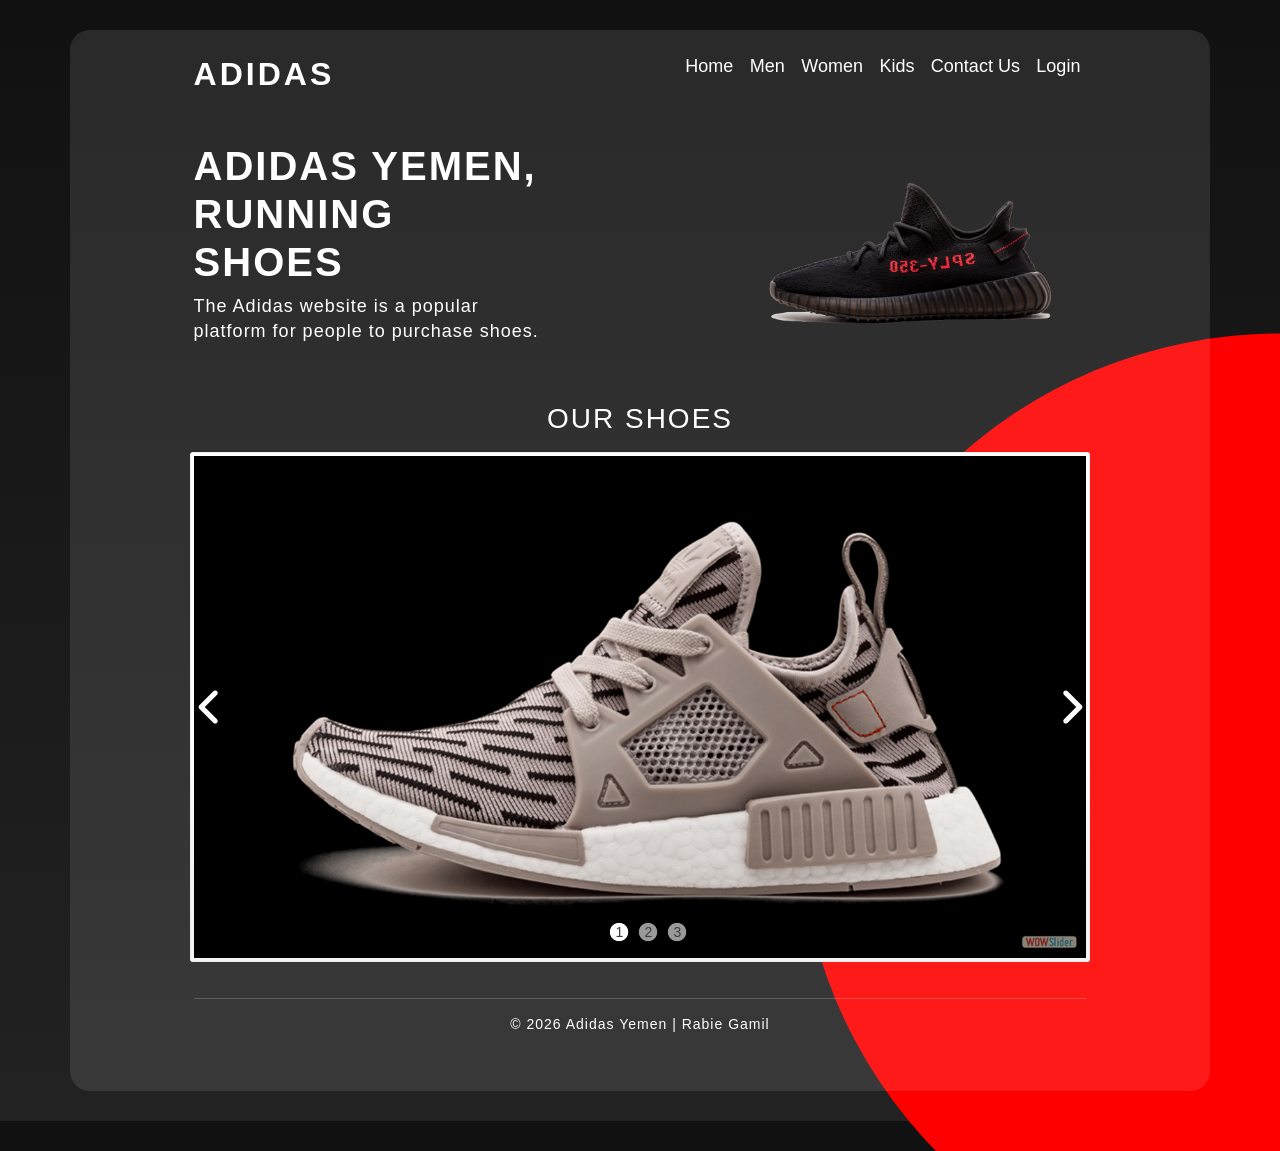
<file: index.html>
<!DOCTYPE html>
<html lang="en">

<head>
    <meta charset="UTF-8">
    <meta name="viewport" content="width=device-width, initial-scale=1.0">

    <!-- Bootstrap CSS -->
    <link rel="stylesheet" href="https://cdn.jsdelivr.net/npm/bootstrap@5.3.0/dist/css/bootstrap.min.css">

    <!-- Font Awesome Icons -->
    <link rel="stylesheet" href="https://cdnjs.cloudflare.com/ajax/libs/font-awesome/6.4.0/css/all.min.css">

    <link rel="stylesheet" href="css/index1.css">
    <link rel="stylesheet" href="css/bootstrap.min.css">

    <script src="js/jquerr.min.js"></script>

    <!-- WOWSlider -->
    <link rel="stylesheet" href="engine1/style.css">
    <script src="engine1/jquery.js"></script>

    <title>Adidas | Rabie Gamil</title>
</head>

<body>

    <div class="container">

        <!-- Navigation -->
        <header>
            <nav>
                <a class="logo" href="#">Adidas</a>

                <ul>
                    <li><a href="index.html">Home</a></li>
                    <li><a href="html/men.html">Men</a></li>
                    <li><a href="html/women.html">Women</a></li>
                    <li><a href="html/kides.html">Kids</a></li>
                    <li><a href="html/contact.html">Contact Us</a></li>
                    <li><a href="html/login.html">Login</a></li>
                </ul>
            </nav>
        </header>

        <!-- Home Content -->
        <main class="content">

            <div class="text">
                <h2>
                    Adidas Yemen, <br>
                    Running Shoes
                </h2>

                <p>
                    The Adidas website is a popular platform for
                    people to purchase shoes.
                </p>
            </div>

            <div class="image">
                <img src="photo/pngwing.com.png" alt="Adidas Running Shoes">
            </div>

        </main>

        <!-- WOWSlider -->
        <section class="slider-section">

            <h2>Our Shoes</h2>

            <div id="wowslider-container1">

                <div class="ws_images">
                    <ul>
                        <li>
                            <img src="data1/images/pngwing.com_2.png"
                                 alt="Adidas Shoe 1"
                                 id="wows1_0">
                        </li>

                        <li>
                            <img src="data1/images/pngwing.com_3.png"
                                 alt="Adidas Shoe 2"
                                 id="wows1_1">
                        </li>

                        <li>
                            <img src="data1/images/pngwing.com.png"
                                 alt="Adidas Men's Shoe"
                                 id="wows1_2">
                        </li>
                    </ul>
                </div>

                <div class="ws_bullets">
                    <div>
                        <a href="#"><span>1</span></a>
                        <a href="#"><span>2</span></a>
                        <a href="#"><span>3</span></a>
                    </div>
                </div>

                <div class="ws_shadow"></div>

            </div>

        </section>

        <!-- Footer -->
        <footer>
            <p>©️ 2026 Adidas Yemen | Rabie Gamil</p>
        </footer>

    </div>

    <!-- WOWSlider JavaScript & Bootstrap JS -->
    <script src="https://cdn.jsdelivr.net/npm/bootstrap@5.3.0/dist/js/bootstrap.bundle.min.js"></script>

    <script src="engine1/wowslider.js"></script>
    <script src="engine1/script.js"></script>

</body>
</html>
</file>
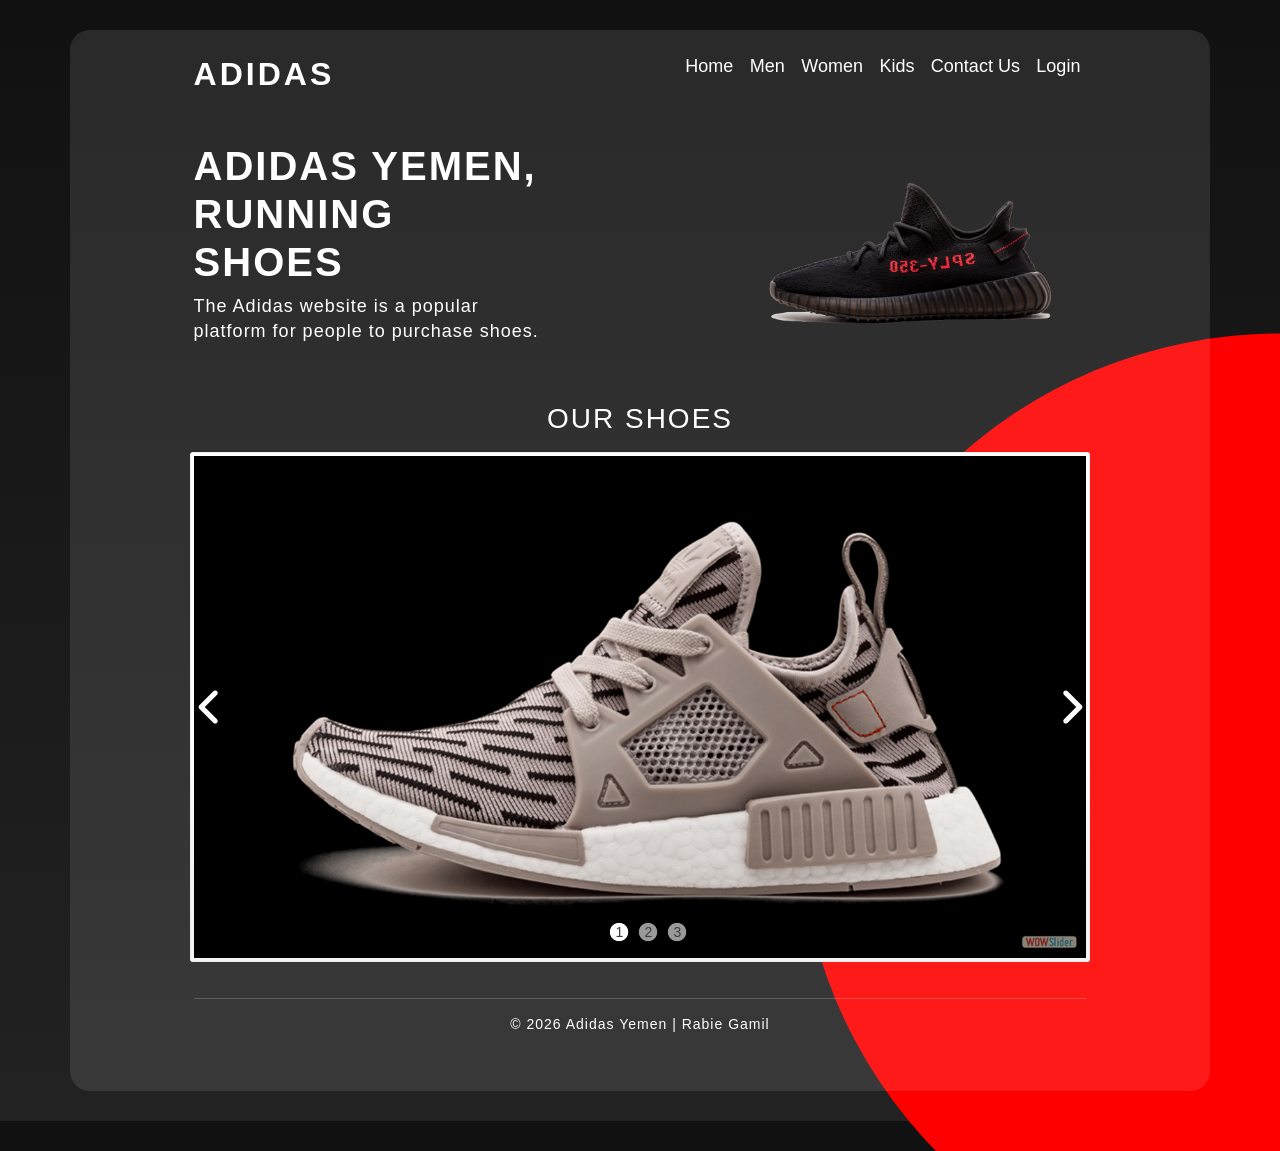
<file: html/index.html>
<!DOCTYPE html>
<html lang="en">

<head>
    <meta charset="UTF-8">
    <meta name="viewport" content="width=device-width, initial-scale=1.0">

    <!-- Bootstrap CSS -->
    <link rel="stylesheet" href="https://cdn.jsdelivr.net/npm/bootstrap@5.3.0/dist/css/bootstrap.min.css">
    <!-- Font Awesome Icons -->
    <link rel="stylesheet" href="https://cdnjs.cloudflare.com/ajax/libs/font-awesome/6.4.0/css/all.min.css">

    <link rel="stylesheet" href="../css/index1.css">
    
     <link rel="stylesheet" href="../css/bootstrap.min.css">
    <script src="../js/jquerr.min.js"></script>

    <!-- WOWSlider -->
    <link rel="stylesheet" href="../engine1/style.css">
    <script src="../engine1/jquery.js"></script>

    <title>Adidas | Rabie Gamil</title>
</head>

<body>

    <div class="container">

        <!-- Navigation -->
        <header>
            <nav>
                <a class="logo" href="#">Adidas</a>

                <ul>
                    <li><a href="index1.html">Home</a></li>
                    <li><a href="men.html">Men</a></li>
                    <li><a href="women.html">Women</a></li>
                    <li><a href="kides.html">Kids</a></li>
                    <li><a href="contact.html">Contact Us</a></li>
                    <li><a href="login.html">Login</a></li>
                </ul>
            </nav>
        </header>

        <!-- Home Content -->
        <main class="content">

            <div class="text">
                <h2>
                    Adidas Yemen, <br>
                    Running Shoes
                </h2>

                <p>
                    The Adidas website is a popular platform for
                    people to purchase shoes.
                </p>
            </div>

            <div class="image">
                <img src="../photo/pngwing.com.png" alt="Adidas Running Shoes">
            </div>

        </main>

        <!-- WOWSlider -->
        <section class="slider-section">

            <h2>Our Shoes</h2>

            <div id="wowslider-container1">

                <div class="ws_images">
                    <ul>
                        <li>
                            <img src="../data1/images/pngwing.com_2.png" alt="Adidas Shoe 1" id="wows1_0">
                        </li>
                        <li>
                            <img src="../data1/images/pngwing.com_3.png" alt="Adidas Shoe 2" id="wows1_1">
                        </li>
                        <li>
                            <img src="../data1/images/pngwing.com.png" alt="Adidas Men's Shoe" id="wows1_2">
                        </li>
                    </ul>
                </div>

                <div class="ws_bullets">
                    <div>
                        <a href="#"><span>1</span></a>
                        <a href="#"><span>2</span></a>
                        <a href="#"><span>3</span></a>
                    </div>
                </div>

                <div class="ws_shadow"></div>

            </div>

        </section>

        <!-- Footer -->
        <footer>
            <p>© 2026 Adidas Yemen | Rabie Gamil</p>
        </footer>

    </div>

    <!-- WOWSlider JavaScript & Bootstrap JS -->
    <script src="https://cdn.jsdelivr.net/npm/bootstrap@5.3.0/dist/js/bootstrap.bundle.min.js"></script>
    <script src="../engine1/wowslider.js"></script>
    <script src="../engine1/script.js"></script>

</body>
</html>
</file>
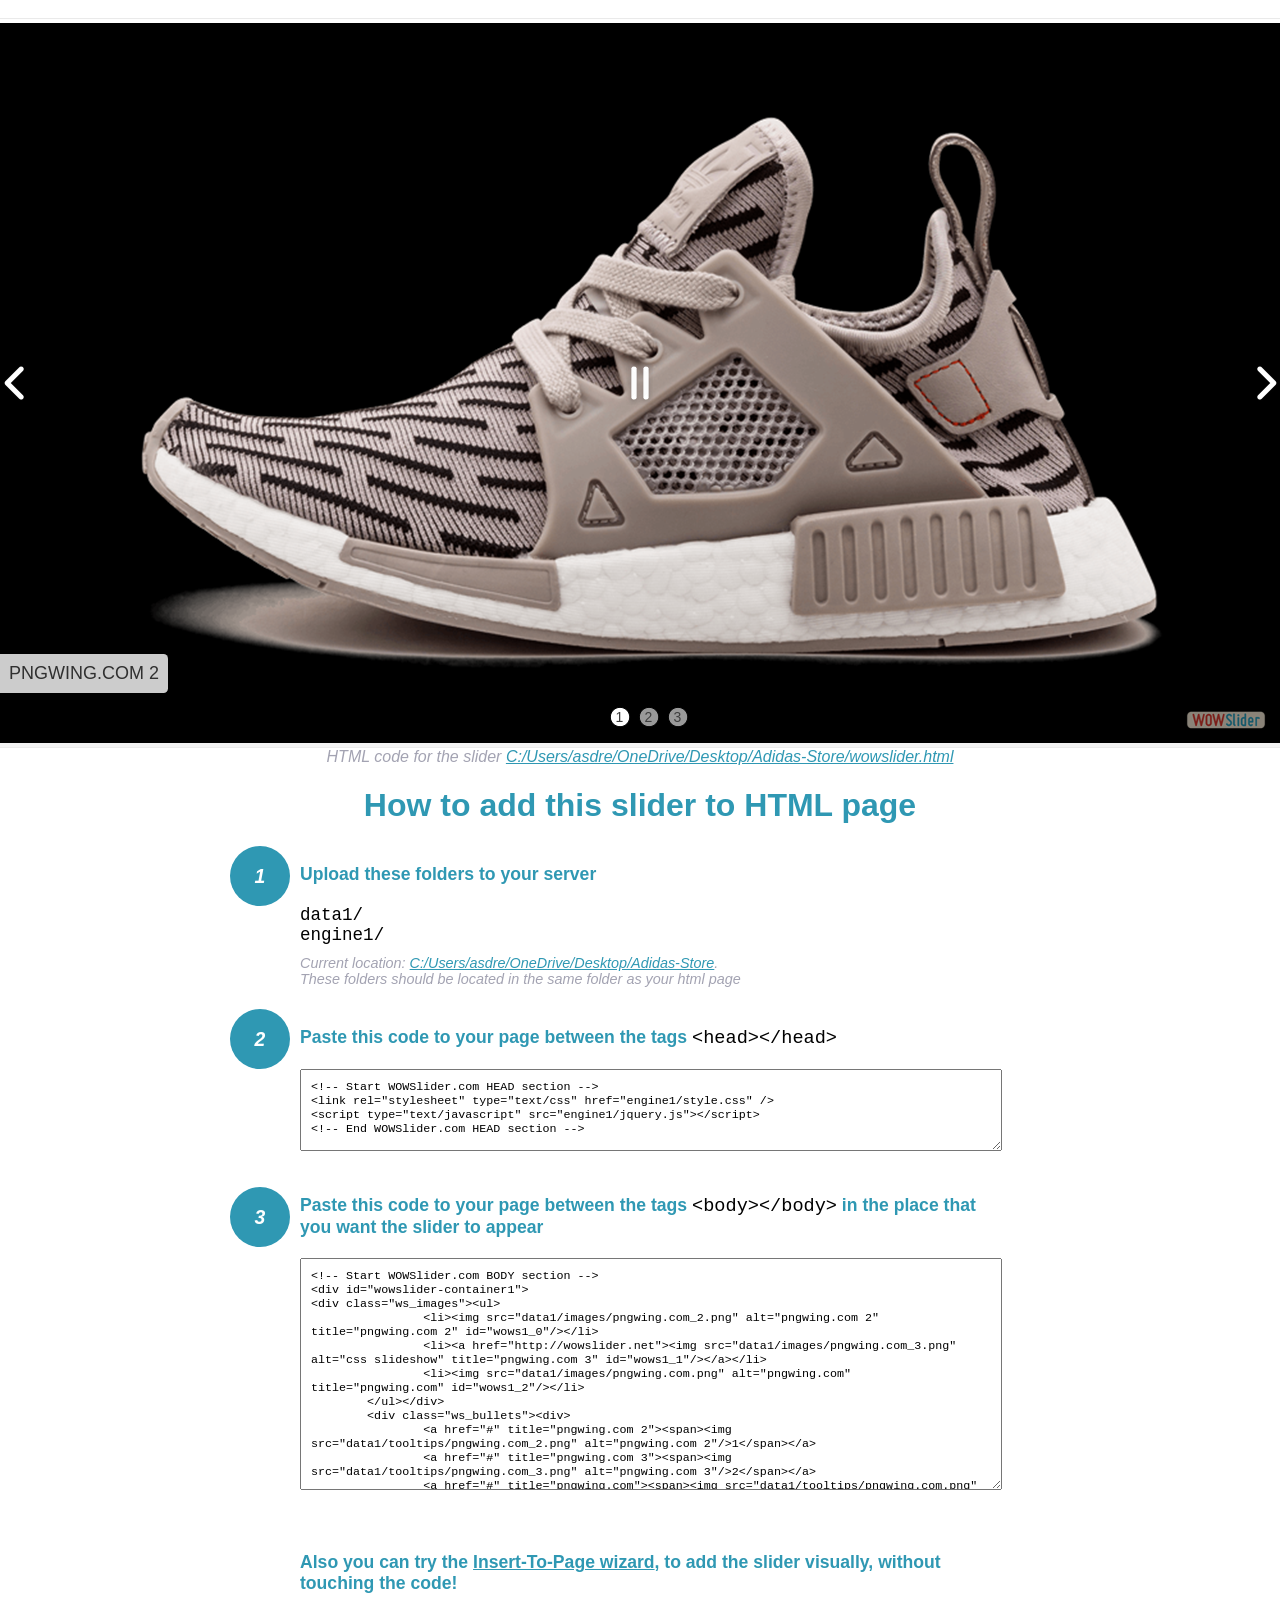
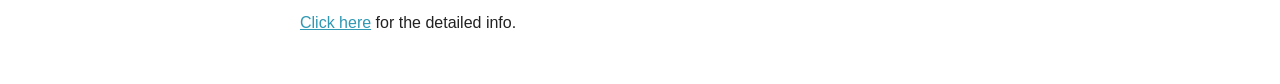
<file: wowslider-howto.html>
<!DOCTYPE html>
<html>
<head>
	<title>WOWSlider</title>
	<meta http-equiv="content-type" content="text/html; charset=utf-8" />
	<meta name="description" content="WOWSlider" />
	
	<!-- Start WOWSlider.com HEAD section --> <!-- add to the <head> of your page -->
	<link rel="stylesheet" type="text/css" href="engine1/style.css" />
	<script type="text/javascript" src="engine1/jquery.js"></script>
	<!-- End WOWSlider.com HEAD section -->


<style>
.instuction {
	font-family: sans-serif, Arial;
	display: block;
	margin: 0 auto;
	max-width: 820px;
	width: 100%;
	padding: 0 70px;
	color: #222;
	-webkit-box-sizing: border-box;
	-moz-box-sizing: border-box;
	box-sizing: border-box;
}
.instuction h1 img {
	max-width: 170px;
	vertical-align: middle;
	margin-bottom: 10px;
}
.instuction h1 {
	color: #2F98B3;
	text-align: center;
}
.instuction h2 {
	position: relative;
	font-size: 1.1em;
	color: #2F98B3;
	margin-bottom: 20px;
	margin-top: 40px;
}
.instuction h2 span.num {
	position: absolute;
	left: -70px;
	top: -18px;
	display: inline-block;
	vertical-align: middle;
	font-style: italic;
	font-size: 1.1em;
	width: 60px;
	height: 60px;
	line-height: 60px;
	text-align: center;
	background: #2F98B3;
	color: #fff;
	border-radius: 50%;
}
.instuction .mono {
	color: #000;
	font-family: monospace;
	font-size: 1.3em;
	font-weight: normal;
}
.instuction li.mono {
	font-size: 1.5em;
}

.instuction ul {
	font-size: 0.9em;
	margin-top: 0;
	padding-left: 0;
	list-style: none;
}
.instuction .note {
	color: #A3A3B2;
	font-style: italic;
	padding-top: 10px;
}
.instuction p.note {
	text-align: center;
	padding-top: 0;
	margin-top: 4px;
}
.instuction textarea {
	font-size: 0.9em;
	min-height: 60px;
	padding: 10px;
	margin: 0;
	overflow: auto;
	max-width: 100%;
	width: 100%;
}
.instuction a,
.instuction a:visited {
	color: #2F98B3;
}
</style>


</head>
<body style="margin:auto">

<br>

<!-- Start WOWSlider.com BODY section --> <!-- add to the <body> of your page -->
<div id="wowslider-container1">
<div class="ws_images"><ul>
		<li><img src="data1/images/pngwing.com_2.png" alt="pngwing.com 2" title="pngwing.com 2" id="wows1_0"/></li>
		<li><a href="http://wowslider.net"><img src="data1/images/pngwing.com_3.png" alt="css slideshow" title="pngwing.com 3" id="wows1_1"/></a></li>
		<li><img src="data1/images/pngwing.com.png" alt="pngwing.com" title="pngwing.com" id="wows1_2"/></li>
	</ul></div>
	<div class="ws_bullets"><div>
		<a href="#" title="pngwing.com 2"><span><img src="data1/tooltips/pngwing.com_2.png" alt="pngwing.com 2"/>1</span></a>
		<a href="#" title="pngwing.com 3"><span><img src="data1/tooltips/pngwing.com_3.png" alt="pngwing.com 3"/>2</span></a>
		<a href="#" title="pngwing.com"><span><img src="data1/tooltips/pngwing.com.png" alt="pngwing.com"/>3</span></a>
	</div></div><div class="ws_script" style="position:absolute;left:-99%"><a href="http://wowslider.net">bootstrap slider</a> by WOWSlider.com v9.0</div>
<div class="ws_shadow"></div>
</div>	
<script type="text/javascript" src="engine1/wowslider.js"></script>
<script type="text/javascript" src="engine1/script.js"></script>
<!-- End WOWSlider.com BODY section -->


<div class="instuction">
	<p class="note">HTML code for the slider <a href="file:///C:/Users/asdre/OneDrive/Desktop/Adidas-Store/wowslider.html">C:/Users/asdre/OneDrive/Desktop/Adidas-Store/wowslider.html</a></p>

	<h1>
		How to add this slider to HTML page
	</h1>

	<h2><span class="num">1</span> Upload these folders to your server</h2>
	<ul>
		<li class="mono">data1/</li>
		<li class="mono">engine1/</li>
		<li class="note">Current location: <a href="file:///C:/Users/asdre/OneDrive/Desktop/Adidas-Store">C:/Users/asdre/OneDrive/Desktop/Adidas-Store</a>. <br>These folders should be located in the same folder as your html page</li>
	</ul>

	<h2><span class="num">2</span> Paste this code to your page between the tags <span class="mono">&lt;head&gt;&lt;/head&gt;</span></h2>
	<textarea onclick="this.select()">&lt;!-- Start WOWSlider.com HEAD section --&gt;
&lt;link rel=&quot;stylesheet&quot; type=&quot;text/css&quot; href=&quot;engine1/style.css&quot; /&gt;
&lt;script type=&quot;text/javascript&quot; src=&quot;engine1/jquery.js&quot;&gt;&lt;/script&gt;
&lt;!-- End WOWSlider.com HEAD section --&gt;</textarea>


	<h2><span class="num" style="top: -8px;">3</span> Paste this code to your page between the tags <span class="mono">&lt;body&gt;&lt;/body&gt;</span> in the place that you want the slider to appear</h2>
	<textarea onclick="this.select()" rows="15">&lt;!-- Start WOWSlider.com BODY section --&gt;
&lt;div id=&quot;wowslider-container1&quot;&gt;
&lt;div class=&quot;ws_images&quot;&gt;&lt;ul&gt;
		&lt;li&gt;&lt;img src=&quot;data1/images/pngwing.com_2.png&quot; alt=&quot;pngwing.com 2&quot; title=&quot;pngwing.com 2&quot; id=&quot;wows1_0&quot;/&gt;&lt;/li&gt;
		&lt;li&gt;&lt;a href=&quot;http://wowslider.net&quot;&gt;&lt;img src=&quot;data1/images/pngwing.com_3.png&quot; alt=&quot;css slideshow&quot; title=&quot;pngwing.com 3&quot; id=&quot;wows1_1&quot;/&gt;&lt;/a&gt;&lt;/li&gt;
		&lt;li&gt;&lt;img src=&quot;data1/images/pngwing.com.png&quot; alt=&quot;pngwing.com&quot; title=&quot;pngwing.com&quot; id=&quot;wows1_2&quot;/&gt;&lt;/li&gt;
	&lt;/ul&gt;&lt;/div&gt;
	&lt;div class=&quot;ws_bullets&quot;&gt;&lt;div&gt;
		&lt;a href=&quot;#&quot; title=&quot;pngwing.com 2&quot;&gt;&lt;span&gt;&lt;img src=&quot;data1/tooltips/pngwing.com_2.png&quot; alt=&quot;pngwing.com 2&quot;/&gt;1&lt;/span&gt;&lt;/a&gt;
		&lt;a href=&quot;#&quot; title=&quot;pngwing.com 3&quot;&gt;&lt;span&gt;&lt;img src=&quot;data1/tooltips/pngwing.com_3.png&quot; alt=&quot;pngwing.com 3&quot;/&gt;2&lt;/span&gt;&lt;/a&gt;
		&lt;a href=&quot;#&quot; title=&quot;pngwing.com&quot;&gt;&lt;span&gt;&lt;img src=&quot;data1/tooltips/pngwing.com.png&quot; alt=&quot;pngwing.com&quot;/&gt;3&lt;/span&gt;&lt;/a&gt;
	&lt;/div&gt;&lt;/div&gt;&lt;div class=&quot;ws_script&quot; style=&quot;position:absolute;left:-99%&quot;&gt;&lt;a href=&quot;http://wowslider.net&quot;&gt;bootstrap slider&lt;/a&gt; by WOWSlider.com v9.0&lt;/div&gt;
&lt;div class=&quot;ws_shadow&quot;&gt;&lt;/div&gt;
&lt;/div&gt;	
&lt;script type=&quot;text/javascript&quot; src=&quot;engine1/wowslider.js&quot;&gt;&lt;/script&gt;
&lt;script type=&quot;text/javascript&quot; src=&quot;engine1/script.js&quot;&gt;&lt;/script&gt;
&lt;!-- End WOWSlider.com BODY section --&gt;</textarea>

<br><br>
<h2>Also you can try the <a href="http://wowslider.com/help/add-wowslider-to-page-2.html" target="_blank">Insert-To-Page wizard</a>, to add the slider visually, without touching the code!</h2>
<p>
	<a href="http://wowslider.com/help/add-wowslider-to-page-2.html" target="_blank">Click here</a> for the detailed info.
</p>
</div>

<br><br>
</body>
</html>
</file>
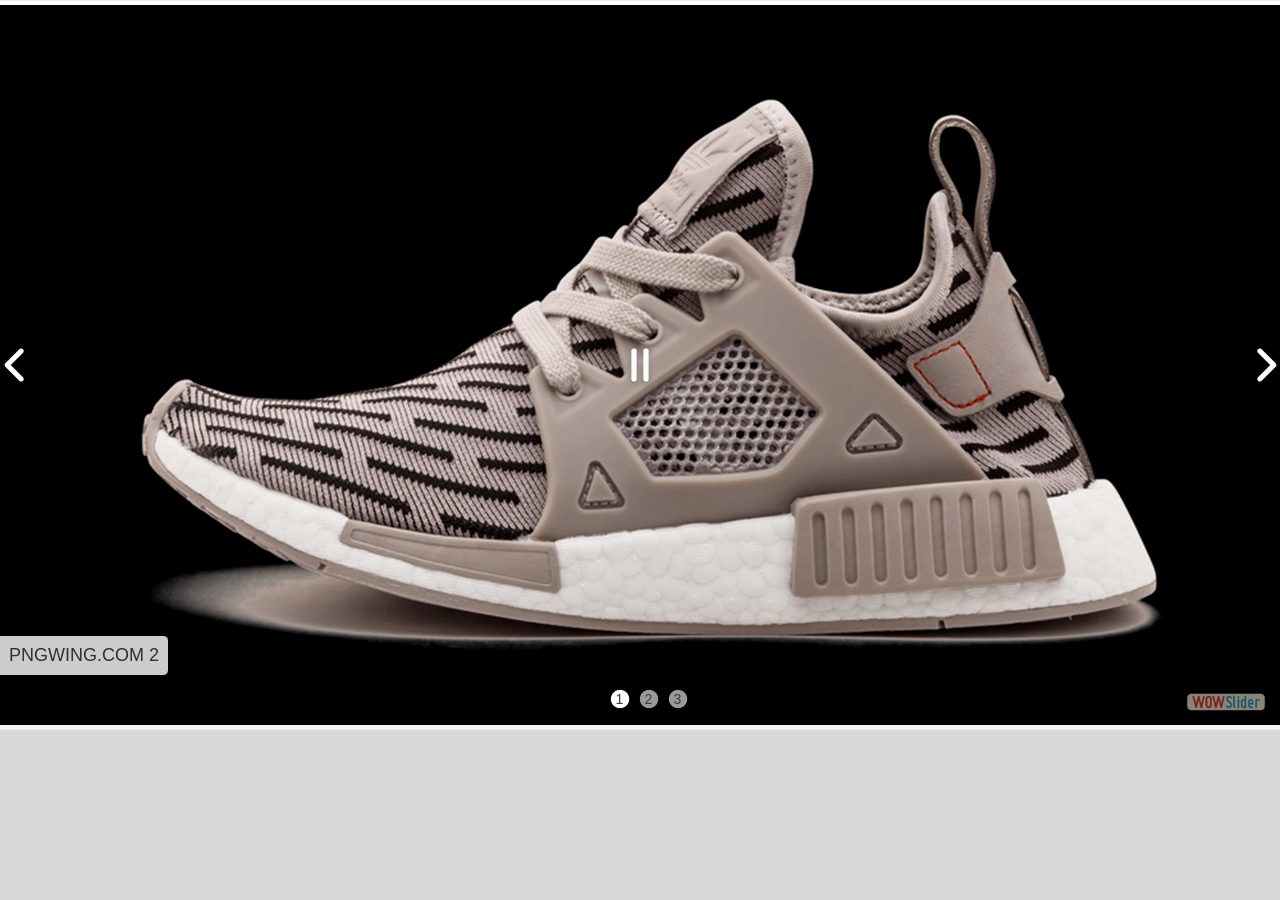
<file: wowslider.html>
<!DOCTYPE html>
<html>
<head>
	<title>Bootstrap slider</title>
	<meta http-equiv="content-type" content="text/html; charset=utf-8" />
	<meta name="description" content="Made with WOW Slider - Create beautiful, responsive image sliders in a few clicks. Awesome skins and animations. Bootstrap slider" />
	
	<!-- Start WOWSlider.com HEAD section --> <!-- add to the <head> of your page -->
	<link rel="stylesheet" type="text/css" href="engine1/style.css" />
	<script type="text/javascript" src="engine1/jquery.js"></script>
	<!-- End WOWSlider.com HEAD section -->

</head>
<body style="background-color:#d8d8d8;margin:auto">
	
	<!-- Start WOWSlider.com BODY section --> <!-- add to the <body> of your page -->
	<div id="wowslider-container1">
	<div class="ws_images"><ul>
		<li><img src="data1/images/pngwing.com_2.png" alt="pngwing.com 2" title="pngwing.com 2" id="wows1_0"/></li>
		<li><a href="http://wowslider.net"><img src="data1/images/pngwing.com_3.png" alt="css slideshow" title="pngwing.com 3" id="wows1_1"/></a></li>
		<li><img src="data1/images/pngwing.com.png" alt="pngwing.com" title="pngwing.com" id="wows1_2"/></li>
	</ul></div>
	<div class="ws_bullets"><div>
		<a href="#" title="pngwing.com 2"><span><img src="data1/tooltips/pngwing.com_2.png" alt="pngwing.com 2"/>1</span></a>
		<a href="#" title="pngwing.com 3"><span><img src="data1/tooltips/pngwing.com_3.png" alt="pngwing.com 3"/>2</span></a>
		<a href="#" title="pngwing.com"><span><img src="data1/tooltips/pngwing.com.png" alt="pngwing.com"/>3</span></a>
	</div></div><div class="ws_script" style="position:absolute;left:-99%"><a href="http://wowslider.net">bootstrap slider</a> by WOWSlider.com v9.0</div>
	<div class="ws_shadow"></div>
	</div>	
	<script type="text/javascript" src="engine1/wowslider.js"></script>
	<script type="text/javascript" src="engine1/script.js"></script>
	<!-- End WOWSlider.com BODY section -->

</body>
</html>
</file>
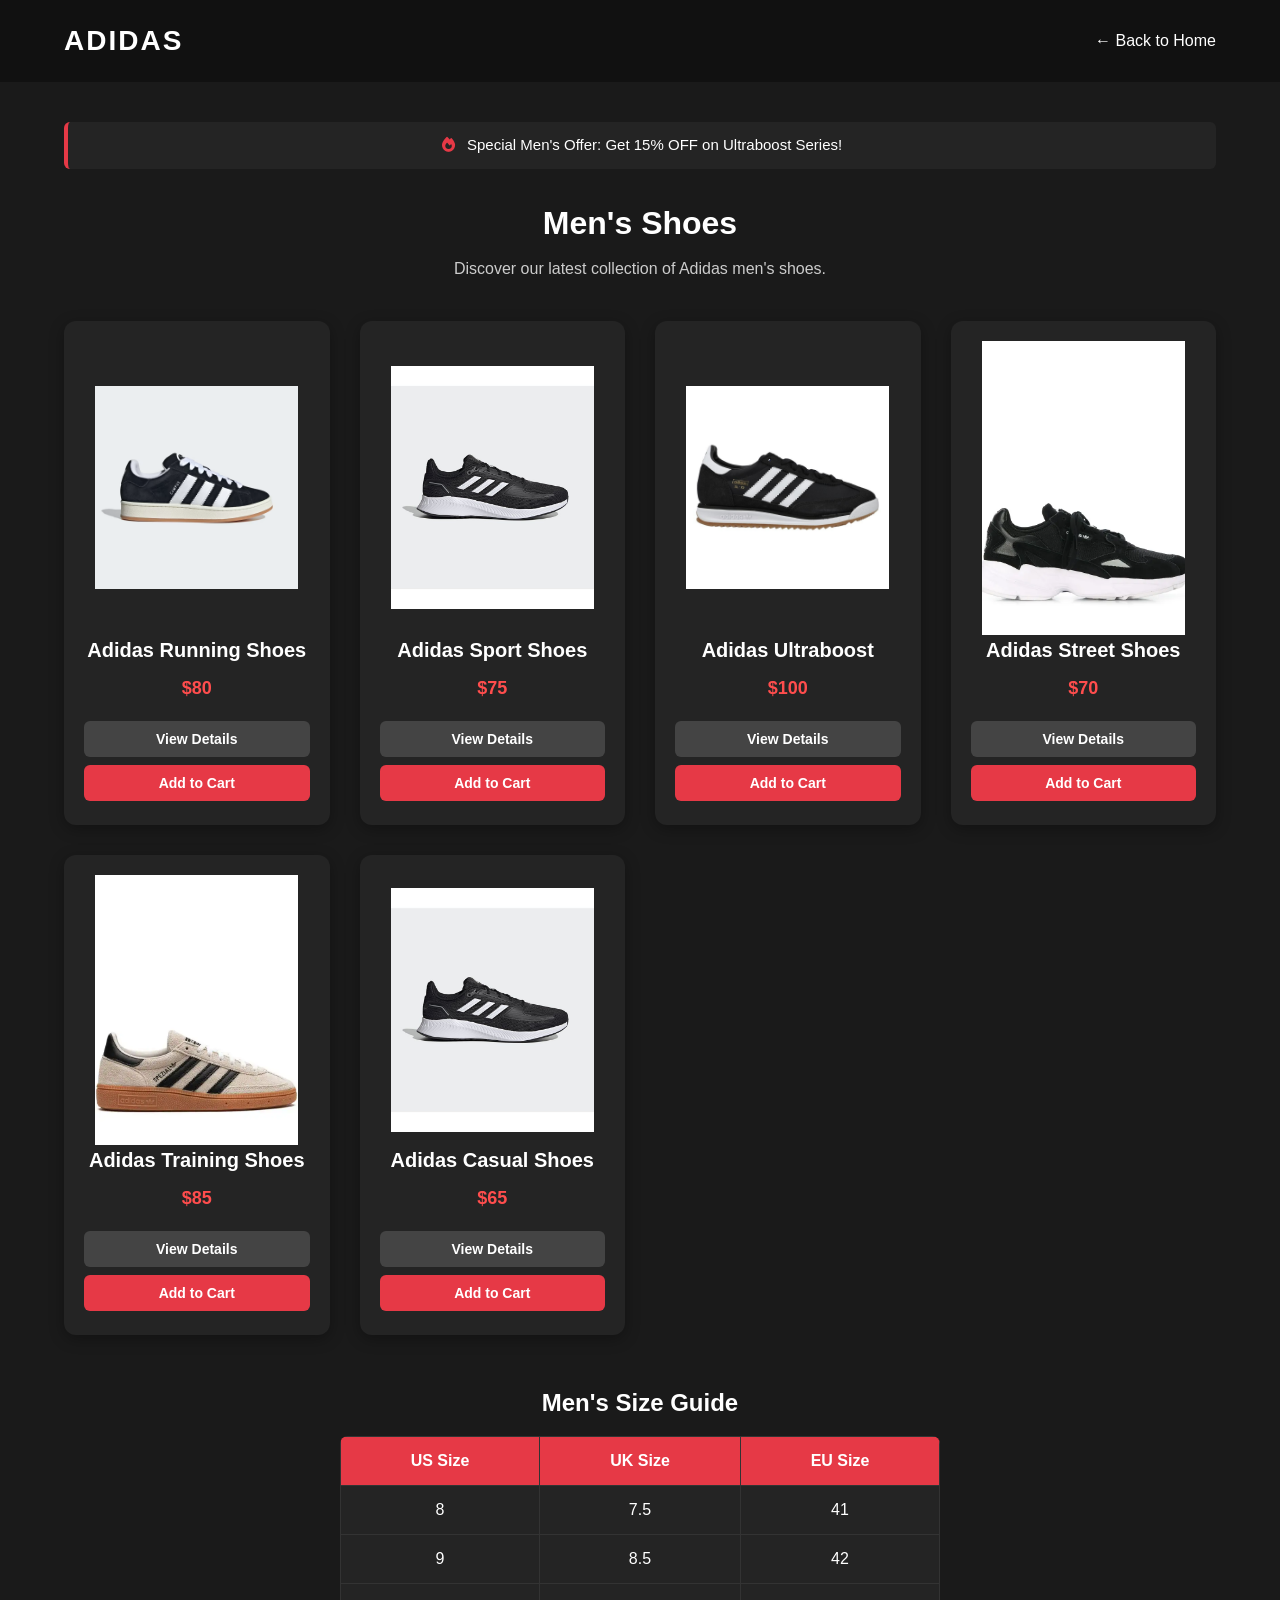
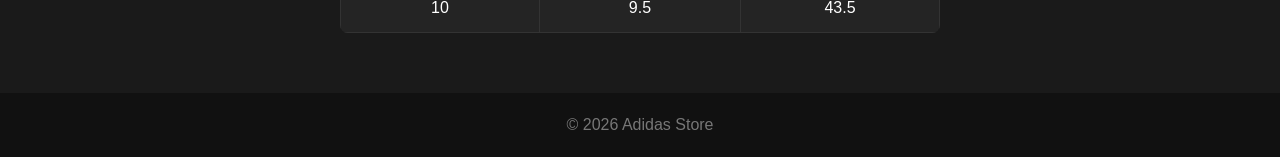
<file: html/men.html>
<!DOCTYPE html>
<html lang="en">

<head>
    <meta charset="UTF-8">
    <meta name="viewport" content="width=device-width, initial-scale=1.0">
    <title>Adidas - Men's Shoes</title>
    <link rel="stylesheet" href="../css/bootstrap.min.css">
    <script src="../js/jquerr.min.js"></script>
    <link rel="stylesheet" href="../css/products.css">
    <link rel="stylesheet" href="https://cdnjs.cloudflare.com/ajax/libs/font-awesome/6.4.0/css/all.min.css">
</head>

<body>

    <header>
        <h1>ADIDAS</h1>
        <a href="../index.html">← Back to Home</a>
    </header>

    <main>
        <aside class="promo-bar">
            <p><i class="fa-solid fa-fire"></i> Special Men's Offer: Get 15% OFF on Ultraboost Series!</p>
        </aside>

        <section class="products-section">
            <h2>Men's Shoes</h2>
            <p>Discover our latest collection of Adidas men's shoes.</p>

            <div class="products-container">
                <article class="product-card">
                    <img src="../photo/prodect.men/photo.men.1.avif" alt="Adidas Men's Shoe">
                    <h3>Adidas Running Shoes</h3>
                    <p>$80</p>
                    <button onclick="loadModalAjax('shoe1')">View Details</button>
                    <button>Add to Cart</button>
                </article>

                <article class="product-card">
                    <img src="../photo/prodect.men/photo.men.2.avif" alt="Adidas Men's Shoe">
                    <h3>Adidas Sport Shoes</h3>
                    <p>$75</p>
                    <button onclick="loadModalAjax('shoe2')">View Details</button>
                    <button>Add to Cart</button>
                </article>

                <article class="product-card">
                    <img src="../photo/prodect.men/photo.men.3.avif" alt="Adidas Men's Shoe">
                    <h3>Adidas Ultraboost</h3>
                    <p>$100</p>
                    <button onclick="loadModalAjax('shoe3')">View Details</button>
                    <button>Add to Cart</button>
                </article>

                <article class="product-card">
                    <img src="../photo/prodect.men/photo.men.4.avif" alt="Adidas Men's Shoe">
                    <h3>Adidas Street Shoes</h3>
                    <p>$70</p>
                    <button onclick="loadModalAjax('shoe1')">View Details</button>
                    <button>Add to Cart</button>
                </article>

                <article class="product-card">
                    <img src="../photo/prodect.men/photo.men.5.avif" alt="Adidas Men's Shoe">
                    <h3>Adidas Training Shoes</h3>
                    <p>$85</p>
                    <button onclick="loadModalAjax('shoe2')">View Details</button>
                    <button>Add to Cart</button>
                </article>

                <article class="product-card">
                    <img src="../photo/prodect.men/photo.men.6.avif" alt="Adidas Men's Shoe">
                    <h3>Adidas Casual Shoes</h3>
                    <p>$65</p>
                    <button onclick="loadModalAjax('shoe3')">View Details</button>
                    <button>Add to Cart</button>
                </article>
            </div>
        </section>

        <section class="size-section">
            <h2>Men's Size Guide</h2>
            <div class="table-container">
                <table class="size-table">
                    <thead>
                        <tr>
                            <th>US Size</th>
                            <th>UK Size</th>
                            <th>EU Size</th>
                        </tr>
                    </thead>
                    <tbody>
                        <tr><td>8</td><td>7.5</td><td>41</td></tr>
                        <tr><td>9</td><td>8.5</td><td>42</td></tr>
                        <tr><td>10</td><td>9.5</td><td>43.5</td></tr>
                    </tbody>
                </table>
            </div>
        </section>
    </main>

    <footer>
        <p>© 2026 Adidas Store</p>
    </footer>

    <!-- Modal Box -->
    <div id="productModal" class="modal-overlay">
        <div class="modal-content">
            <span id="closeModal" class="close-btn">&times;</span>
            <h3 id="modalTitle"></h3>
            <p id="modalDesc"></p>
            <p id="modalSizes"></p>
        </div>
    </div>

   <script>
    // 1. بيانات المنتجات للـ Modal
    var productsData = {
        "shoe1": {
            "title": "Adidas Running Shoes",
            "price": "$80",
            "description": "High performance running shoes with breathable mesh upper and ultra-light cushioning for max comfort.",
            "sizes": "Available Sizes: 40, 41, 42, 43"
        },
        "shoe2": {
            "title": "Adidas Sport Shoes",
            "price": "$75",
            "description": "Durable sport shoes built for high agility, flexible movement, and all-day comfort.",
            "sizes": "Available Sizes: 39, 40, 41, 42"
        },
        "shoe3": {
            "title": "Adidas Ultraboost",
            "price": "$100",
            "description": "Premium shoe engineered for energy return with responsive Boost midsole and continental rubber outsole.",
            "sizes": "Available Sizes: 41, 42, 43, 44, 45"
        }
    };

    // 2. دالة فتح الـ Modal
    function loadModalAjax(productId) {
        if (productsData[productId]) {
            document.getElementById('modalTitle').innerText = productsData[productId].title + ' - ' + productsData[productId].price;
            document.getElementById('modalDesc').innerText = productsData[productId].description;
            document.getElementById('modalSizes').innerText = productsData[productId].sizes;
            document.getElementById('productModal').style.display = 'flex';
        } else {
            alert('Product details not found');
        }
    }

    // 3. إغلاق الـ Modal
    document.getElementById('closeModal').onclick = function() {
        document.getElementById('productModal').style.display = 'none';
    };

    window.onclick = function(e) {
        var modal = document.getElementById('productModal');
        if (e.target === modal) {
            modal.style.display = 'none';
        }
    };

    // 4. دالة إظهار الإشعار (Toast)
    function showToast(message) {
        let toast = document.getElementById("toast-box");
        
        // إنشاء العنصر إذا لم يكن موجوداً
        if (!toast) {
            toast = document.createElement("div");
            toast.id = "toast-box";
            document.body.appendChild(toast);
        }

        toast.innerHTML = `<span>✔</span> ${message || 'Added to cart successfully!'}`;
        toast.classList.add("show");

        setTimeout(() => {
            toast.classList.remove("show");
        }, 2500);
    }

    // 5. ربط جميع أزرار Add to Cart بالصفحة تلقائياً
    document.addEventListener("DOMContentLoaded", function () {
        // يبحث عن أي زر يحتوي على نص Add to Cart أو كلاس add-to-cart
        const buttons = document.querySelectorAll("button");
        buttons.forEach(button => {
            if (button.innerText.trim() === "Add to Cart" || button.classList.contains("add-to-cart")) {
                button.addEventListener("click", function (e) {
                    e.preventDefault();
                    showToast("Product added to cart successfully!");
                });
            }
        });
    });
</script>
</body>
</html>
</file>
<file: css/index1.css>
* {
    padding: 0;
    margin: 0;
    box-sizing: border-box;
    font-family: sans-serif;
}


/* =========================
   BODY
========================= */

body {
    background: linear-gradient(#111, #222);
    min-height: 100vh;
    width: 100%;
    display: flex;
    justify-content: center;
    align-items: flex-start;
    position: relative;
    padding: 30px 0;
}


/* Red Circle */

body::after {
    content: '';
    width: 100%;
    height: 100%;
    background: red;
    position: absolute;
    z-index: 1;
    clip-path: circle(40% at right 70%);
}


/* =========================
   CONTAINER
========================= */

.container {
    width: 80%;
    min-height: 80vh;
    background: rgba(255, 255, 255, 0.1);
    border-radius: 20px;
    position: relative;
    z-index: 2;
    padding-bottom: 25px;
    overflow: hidden;
}


/* =========================
   NAVIGATION
========================= */

nav {
    display: flex;
    justify-content: space-between;
    align-items: center;
    width: 80%;
    margin: auto;
    padding: 20px 0;
}

nav .logo {
    color: #fff;
    text-decoration: none;
    font-size: 32px;
    text-transform: uppercase;
    letter-spacing: 3px;
    font-weight: 700;
}

nav ul {
    list-style: none;
}

nav ul li {
    display: inline-block;
    margin: 0 6px;
}

nav ul li a {
    color: #fff;
    text-decoration: none;
    font-size: 18px;
    font-weight: 500;
    transition: 0.3s;
}

nav ul li a:hover {
    color: rgb(133, 35, 35);
}


/* =========================
   HOME CONTENT
========================= */

.content {
    display: flex;
    justify-content: space-between;
    align-items: center;
    width: 80%;
    margin: auto;
    padding: 20px 0 50px;
}

.content .text {
    color: #fff;
    width: 40%;
}

.content .text h2 {
    font-size: 40px;
    text-transform: uppercase;
    font-weight: 700;
    letter-spacing: 2px;
}

.content .text p {
    font-size: 18px;
    line-height: 25px;
    margin: 5px 0;
    letter-spacing: 1px;
}

.content .image {
    width: 40%;
    display: flex;
    justify-content: center;
}

.content .image img {
    max-width: 100%;
    height: auto;
}


/* =========================
   WOWSLIDER
========================= */

.slider-section {
    width: 80%;
    margin: 0 auto 40px;
    text-align: center;
    clear: both;
}

.slider-section h2 {
    color: #fff;
    font-size: 28px;
    text-transform: uppercase;
    letter-spacing: 2px;
    margin-bottom: 20px;
}

#wowslider-container1 {
    width: 100%;
    max-width: 650px;
    margin: auto;
}


/* =========================
   FOOTER
========================= */

footer {
    width: 80%;
    margin: 20px auto 0;
    padding: 15px 0;
    text-align: center;
    border-top: 1px solid rgba(255, 255, 255, 0.2);
    clear: both;
}

footer p {
    color: #fff;
    font-size: 14px;
    letter-spacing: 1px;
}


/* =========================
   TABLET
========================= */

@media (min-width: 950px) and (max-width: 1150px) {

    .content .image img {
        width: 330px;
    }

}


/* =========================
   MOBILE
========================= */

@media (max-width: 950px) {

    nav {
        flex-direction: column;
        gap: 15px;
    }

    nav ul {
        text-align: center;
    }

    nav ul li {
        margin: 0 4px;
    }

    nav ul li a {
        font-size: 16px;
    }

    .content {
        flex-direction: column;
        justify-content: center;
        gap: 25px;
        padding-bottom: 40px;
    }

    .content .text {
        width: 100%;
        text-align: center;
    }

    .content .text h2 {
        font-size: 28px;
    }

    .content .text p {
        font-size: 16px;
    }

    .content .image {
        width: 100%;
    }

    .content .image img {
        width: 250px;
    }

    .slider-section {
        width: 90%;
    }

    #wowslider-container1 {
        width: 100%;
        max-width: 500px;
    }

    body::after {
        clip-path: circle(50% at bottom);
    }
}


/* =========================
   SMALL MOBILE
========================= */

@media (max-width: 600px) {

    body {
        padding: 15px 0;
    }

    .container {
        width: 94%;
    }

    nav {
        width: 90%;
    }

    nav .logo {
        font-size: 27px;
    }

    nav ul li a {
        font-size: 14px;
    }

    .content {
        width: 90%;
    }

    .content .text h2 {
        font-size: 24px;
    }

    .content .text p {
        font-size: 14px;
        line-height: 22px;
    }

    .content .image img {
        width: 220px;
    }

    .slider-section h2 {
        font-size: 23px;
    }

    footer {
        width: 90%;
    }
}

#wowslider-container1 {
    background: transparent !important;
}
</file>
<file: engine1/style.css>
/*
 *	generated by WOW Slider 9.0
 *	template Numeric
 */

#wowslider-container1 { 
	display: table;
	zoom: 1; 
	position: relative;
	width: 100%;
	max-width: 1280px;
	max-height:720px;
	margin:5px auto 5px;
	z-index:90;
	text-align:left; /* reset align=center */
	font-size: 10px;
	text-shadow: none; /* fix some user styles */

	/* reset box-sizing (to boostrap friendly) */
	-webkit-box-sizing: content-box;
	-moz-box-sizing: content-box;
	box-sizing: content-box; 
}
* html #wowslider-container1{ width:1280px }
#wowslider-container1 .ws_images ul{
	position:relative;
	width: 10000%; 
	height:100%;
	left:0;
	list-style:none;
	margin:0;
	padding:0;
	border-spacing:0;
	overflow: visible;
	/*table-layout:fixed;*/
}
#wowslider-container1 .ws_images ul li{
	position: relative;
	width:1%;
	height:100%;
	line-height:0; /*opera*/
	overflow: hidden;
	float:left;
	/*font-size:0;*/
	padding:0 0 0 0 !important;
	margin:0 0 0 0 !important;
}

#wowslider-container1 .ws_images{
	position: relative;
	left:0;
	top:0;
	height:100%;
	max-height:720px;
	max-width: 1280px;
	vertical-align: top;
	border:none;
	overflow: hidden;
}
#wowslider-container1 .ws_images ul a{
	width:100%;
	height:100%;
	max-height:720px;
	display:block;
	color:transparent;
}
#wowslider-container1 img{
	max-width: none !important;
}
#wowslider-container1 .ws_images .ws_list img,
#wowslider-container1 .ws_images > div > img{
	width:100%;
	border:none 0;
	max-width: none;
	padding:0;
	margin:0;
}
#wowslider-container1 .ws_images > div > img {
	max-height:720px;
}

#wowslider-container1 .ws_images iframe {
	position: absolute;
	z-index: -1;
}

#wowslider-container1 .ws-title > div {
	display: inline-block !important;
}

#wowslider-container1 a{ 
	text-decoration: none; 
	outline: none; 
	border: none; 
}

#wowslider-container1  .ws_bullets { 
	float: left;
	position:absolute;
	z-index:70;
}
#wowslider-container1  .ws_bullets div{
	position:relative;
	float:left;
	font-size: 0px;
}
/* compatibility with Joomla styles */
#wowslider-container1  .ws_bullets a {
	line-height: 0;
}

#wowslider-container1  .ws_script{
	display:none;
}
#wowslider-container1 sound, 
#wowslider-container1 object{
	position:absolute;
}

/* prevent some of users reset styles */
#wowslider-container1 .ws_effect {
	position: static;
	width: 100%;
	height: 100%;
}

#wowslider-container1 .ws_photoItem {
	border: 2em solid #fff;
	margin-left: -2em;
	margin-top: -2em;
}
#wowslider-container1 .ws_cube_side {
	background: #A6A5A9;
}


#wowslider-container1.ws_gestures {
	cursor: -webkit-grab;
	cursor: -moz-grab;
	cursor: url("[data-uri]"), move;
}
#wowslider-container1.ws_gestures.ws_grabbing {
	cursor: -webkit-grabbing;
	cursor: -moz-grabbing;
	cursor: url("[data-uri]"), move;
}

/* hide controls when video start play */
#wowslider-container1.ws_video_playing .ws_bullets,
#wowslider-container1.ws_video_playing .ws_fullscreen,
#wowslider-container1.ws_video_playing .ws_next,
#wowslider-container1.ws_video_playing .ws_prev {
	display: none;
}


/* youtube/vimeo buttons */
#wowslider-container1 .ws_video_btn {
	position: absolute;
	display: none;
	cursor: pointer;
	top: 0;
	left: 0;
	width: 100%;
	height: 100%;
	z-index: 55;
}
#wowslider-container1 .ws_video_btn.ws_youtube,
#wowslider-container1 .ws_video_btn.ws_vimeo {
	display: block;
}
#wowslider-container1 .ws_video_btn div {
	position: absolute;
	background-image: url(./playvideo.png);
	background-size: 200%;
	top: 50%;
	left: 50%;
	width: 7em;
	height: 5em;
	margin-left: -3.5em;
	margin-top: -2.5em;
}
#wowslider-container1 .ws_video_btn.ws_youtube div {
	background-position: 0 0;
}
#wowslider-container1 .ws_video_btn.ws_youtube:hover div {
	background-position: 100% 0;
}
#wowslider-container1 .ws_video_btn.ws_vimeo div {
	background-position: 0 100%;
}
#wowslider-container1 .ws_video_btn.ws_vimeo:hover div {
	background-position: 100% 100%;
}

#wowslider-container1 .ws_playpause.ws_hide {
	display: none !important;
}

#wowslider-container1  .ws_bullets { 
	padding: 10px; 
}
#wowslider-container1 .ws_bullets a { 
	font:14px/32px Arial,Helvetica,sans-serif; 
	color:#3D3D3D;
	text-align:center;
	margin-left:-3px;
	width:32px;
	height:32px;
	background: url(./bullet.png) left top;
	float: left; 
	position:relative;
}
#wowslider-container1 .ws_bullets a.ws_selbull, #wowslider-container1 .ws_bullets a:hover{
	background-position: right top;
}
#wowslider-container1 a.ws_next, #wowslider-container1 a.ws_prev {
	background-size: 200%;

	position:absolute;
	top:50%;
	margin-top:-2.1em;
	z-index:60;
	height: 4.3em;
	width: 2.9em;
	background-image: url(./arrows.png);
}
#wowslider-container1 a.ws_next{
	background-position: 100% 0;
	right:0;
}
#wowslider-container1 a.ws_prev {
	left:0;
	background-position: 0 0; 
}
#wowslider-container1 a.ws_next:hover{
	background-position: 100% 100%;
}
#wowslider-container1 a.ws_prev:hover {
	background-position: 0 100%; 
}

/*playpause*/
#wowslider-container1 .ws_playpause {
    width: 2.8em;
    height: 4.3em;
    position: absolute;
    top: 50%;
    left: 50%;
    margin-left: -1.4em;
    margin-top: -2.1em;
    z-index: 59;
	background-size: 100%;
}

#wowslider-container1 .ws_pause {
    background-image: url(./pause.png);
}

#wowslider-container1 .ws_play {
    background-image: url(./play.png);
}

#wowslider-container1 .ws_pause:hover, #wowslider-container1 .ws_play:hover {
    background-position: 100% 100% !important;
}/* bottom center */
#wowslider-container1  .ws_bullets {
    bottom: 0px;
	left:50%;
}
#wowslider-container1  .ws_bullets div{
	left:-50%;
}
#wowslider-container1 .ws-title{
	position: absolute;
    font: 1.8em Arial, Helvetica, sans-serif;
	bottom:7%;
	left: 0;
	margin-right:0.5em;
	z-index: 50;
	color: #3d3d3d;
	text-transform:uppercase;
}
#wowslider-container1 .ws-title div,#wowslider-container1 .ws-title span{
	display:inline-block;
	padding:0.5em;
	background:#fff;
	-moz-border-radius:0 0.25em 0.25em 0;
	border-radius:0 0.25em 0.25em 0; 
	opacity:0.8;
	filter:progid:DXImageTransform.Microsoft.Alpha(opacity=80);	
}
#wowslider-container1 .ws-title div{
	display:block;
	margin-top:1em;
	font-size: 0.666em;
	text-transform:none;
	padding:0.8em;
}#wowslider-container1 .ws_images > ul{
	animation: wsBasic 12.6s infinite;
	-moz-animation: wsBasic 12.6s infinite;
	-webkit-animation: wsBasic 12.6s infinite;
}
@keyframes wsBasic{0%{left:-0%} 18.25%{left:-0%} 33.33%{left:-100%} 51.59%{left:-100%} 66.67%{left:-200%} 84.92%{left:-200%} }
@-moz-keyframes wsBasic{0%{left:-0%} 18.25%{left:-0%} 33.33%{left:-100%} 51.59%{left:-100%} 66.67%{left:-200%} 84.92%{left:-200%} }
@-webkit-keyframes wsBasic{0%{left:-0%} 18.25%{left:-0%} 33.33%{left:-100%} 51.59%{left:-100%} 66.67%{left:-200%} 84.92%{left:-200%} }

#wowslider-container1  .ws_shadow{
	background-image: url(./bg.png);
	background-size:100%;
	position:absolute;
	z-index: -1;
	left:-0.39%;
	top:-0.69%;
	width:100.78%;
	height:101.39%;
}
* html #wowslider-container1 .ws_shadow{/*ie6*/
	background:none;
	filter:progid:DXImageTransform.Microsoft.AlphaImageLoader( src='engine1/bg.png', sizingMethod='scale');
}
*+html #wowslider-container1 .ws_shadow{/*ie7*/
	background:none;
	filter:progid:DXImageTransform.Microsoft.AlphaImageLoader( src='engine1/bg.png', sizingMethod='scale');
}
#wowslider-container1 .ws_bullets  a img{
	text-indent:0;
	display:block;
	bottom:25px;
	left:-43px;
	visibility:hidden;
	position:absolute;
    -moz-box-shadow: 0 0 5px #3D3D3D;
    box-shadow: 0 0 5px #3D3D3D;
    border: 5px solid #ffffff;
	max-width:none;
}
#wowslider-container1 .ws_bullets a:hover img{
	visibility:visible;
}

#wowslider-container1 .ws_bulframe div div{
	height:48px;
	overflow:visible;
	position:relative;
}
#wowslider-container1 .ws_bulframe div {
	left:0;
	overflow:hidden;
	position:relative;
	width:85px;
	background-color:#ffffff;
}
#wowslider-container1  .ws_bullets .ws_bulframe{
	display:none;
	bottom:35px;
	overflow:visible;
	position:absolute;
	cursor:pointer;
    -moz-box-shadow: 0 0 5px #3D3D3D;
    box-shadow: 0 0 5px #3D3D3D;
	border-radius:3px;
	-moz-border-radius:3px;
	-webkit-border-radius:3px;
    border: 5px solid #ffffff;
}
#wowslider-container1 .ws_bulframe span{
	display:block;
	position:absolute;
	bottom:-17px;
	margin-left:2px;
	left:43px;
	background:url(./triangle.png);
	width:20px;
	height:12px;
}#wowslider-container1 .ws_bulframe div div{
	height: auto;
}

@media all and (max-width:760px) {
	#wowslider-container1 .ws_fullscreen {
		display: block;
	}
}
@media all and (max-width:400px){
	#wowslider-container1 .ws_controls,
	#wowslider-container1 .ws_bullets,
	#wowslider-container1 .ws_thumbs{
		display: none
	}
}
</file>
<file: css/products.css>
* {
    margin: 0;
    padding: 0;
    box-sizing: border-box;
    font-family: sans-serif;
}

body {
    background-color: #1a1a1a;
    color: #fff;
    min-height: 100vh;
    display: flex;
    flex-direction: column;
}

header {
    display: flex;
    justify-content: space-between;
    align-items: center;
    padding: 20px 5%;
    background-color: #111;
}

header h1 {
    font-size: 28px;
    letter-spacing: 2px;
}

header a {
    color: #fff;
    text-decoration: none;
    font-size: 16px;
    transition: color 0.3s;
}

header a:hover {
    color: #ff4d4d;
}

main {
    flex: 1;
    padding: 40px 5%;
}

.products-section h2 {
    font-size: 32px;
    margin-bottom: 10px;
    text-align: center;
}

.products-section > p {
    text-align: center;
    color: #ccc;
    margin-bottom: 40px;
}


.products-container {
    display: grid;
    grid-template-columns: repeat(auto-fit, minmax(260px, 1fr));
    gap: 30px;
    max-width: 1200px;
    margin: 0 auto;
}


.product-card {
    background: #242424;
    border-radius: 12px;
    padding: 20px;
    text-align: center;
    display: flex;
    flex-direction: column;
    align-items: center;
    box-shadow: 0 4px 15px rgba(0, 0, 0, 0.3);
    transition: transform 0.3s ease, box-shadow 0.3s ease;
}

.product-card:hover {
    transform: translateY(-5px);
    box-shadow: 0 8px 25px rgba(0, 0, 0, 0.5);
}


.product-card img {
    max-width: 90%;
    max-height: 90%;          
    object-fit: contain;  
    display: block;
    margin: auto;     
}

.product-card h3 {
    font-size: 20px;
    margin-bottom: 10px;
}

.product-card p {
    font-size: 18px;
    font-weight: bold;
    color: #ff4d4d;
    margin-bottom: 15px;
}


.product-card button {
    width: 100%;
    padding: 10px;
    margin: 4px 0;
    border: none;
    border-radius: 6px;
    font-size: 14px;
    font-weight: bold;
    cursor: pointer;
    transition: background 0.3s;
}

.product-card button:nth-of-type(1) {
    background-color: #444;
    color: #fff;
}

.product-card button:nth-of-type(1):hover {
    background-color: #555;
}

.product-card button:nth-of-type(2) {
    background-color: #e63946;
    color: #fff;
}

.product-card button:nth-of-type(2):hover {
    background-color: #d62828;
}

footer {
    text-align: center;
    padding: 20px;
    background-color: #111;
    color: #777;
}
/* =========================
   PROMO BAR & TABLE
========================= */

.promo-bar {
    max-width: 1200px;
    margin: 0 auto 30px;
    background: #242424;
    border-left: 4px solid #e63946;
    padding: 12px 20px;
    border-radius: 6px;
    text-align: center;
}

.promo-bar p {
    color: #fff;
    font-size: 15px;
}

.promo-bar i {
    color: #e63946;
    margin-right: 8px;
}

.size-section {
    max-width: 1200px;
    margin: 50px auto 20px;
    text-align: center;
}

.size-section h2 {
    font-size: 24px;
    margin-bottom: 15px;
}

.table-container {
    overflow-x: auto;
}

.size-table {
    width: 100%;
    max-width: 600px;
    margin: 0 auto;
    border-collapse: collapse;
    background: #242424;
    border-radius: 8px;
    overflow: hidden;
}

.size-table th, .size-table td {
    padding: 12px;
    border: 1px solid #333;
    text-align: center;
}

.size-table th {
    background-color: #e63946;
    color: #fff;
}

/* =========================
   MODAL STYLES
========================= */

.modal-overlay {
    display: none;
    position: fixed;
    top: 0;
    left: 0;
    width: 100%;
    height: 100%;
    background: rgba(0, 0, 0, 0.8);
    z-index: 999;
    justify-content: center;
    align-items: center;
}

.modal-content {
    background: #222;
    color: #fff;
    padding: 25px;
    border-radius: 10px;
    width: 320px;
    position: relative;
    text-align: center;
}

.close-btn {
    position: absolute;
    right: 15px;
    top: 10px;
    cursor: pointer;
    font-size: 24px;
}

#modalTitle {
    color: #e63946;
    margin-bottom: 10px;
}

#modalDesc {
    font-size: 14px;
    margin-bottom: 10px;
    color: #ccc;
}

#modalSizes {
    font-size: 13px;
    color: #aaa;
}
/* Toast Notification - Offline Style */
#toast-box {
  position: fixed;
  bottom: 25px;
  right: 25px;
  background-color: #000000;
  color: #ffffff;
  padding: 12px 20px;
  border-radius: 6px;
  border-left: 5px solid #00875a; /* خط أخضر بسيط */
  font-family: Arial, sans-serif;
  font-size: 14px;
  box-shadow: 0 4px 12px rgba(0, 0, 0, 0.3);
  z-index: 9999;
  display: flex;
  align-items: center;
  gap: 10px;
  opacity: 0;
  transform: translateY(20px);
  transition: all 0.3s ease-in-out;
  pointer-events: none;
}

#toast-box.show {
  opacity: 1;
  transform: translateY(0);
}
</file>
